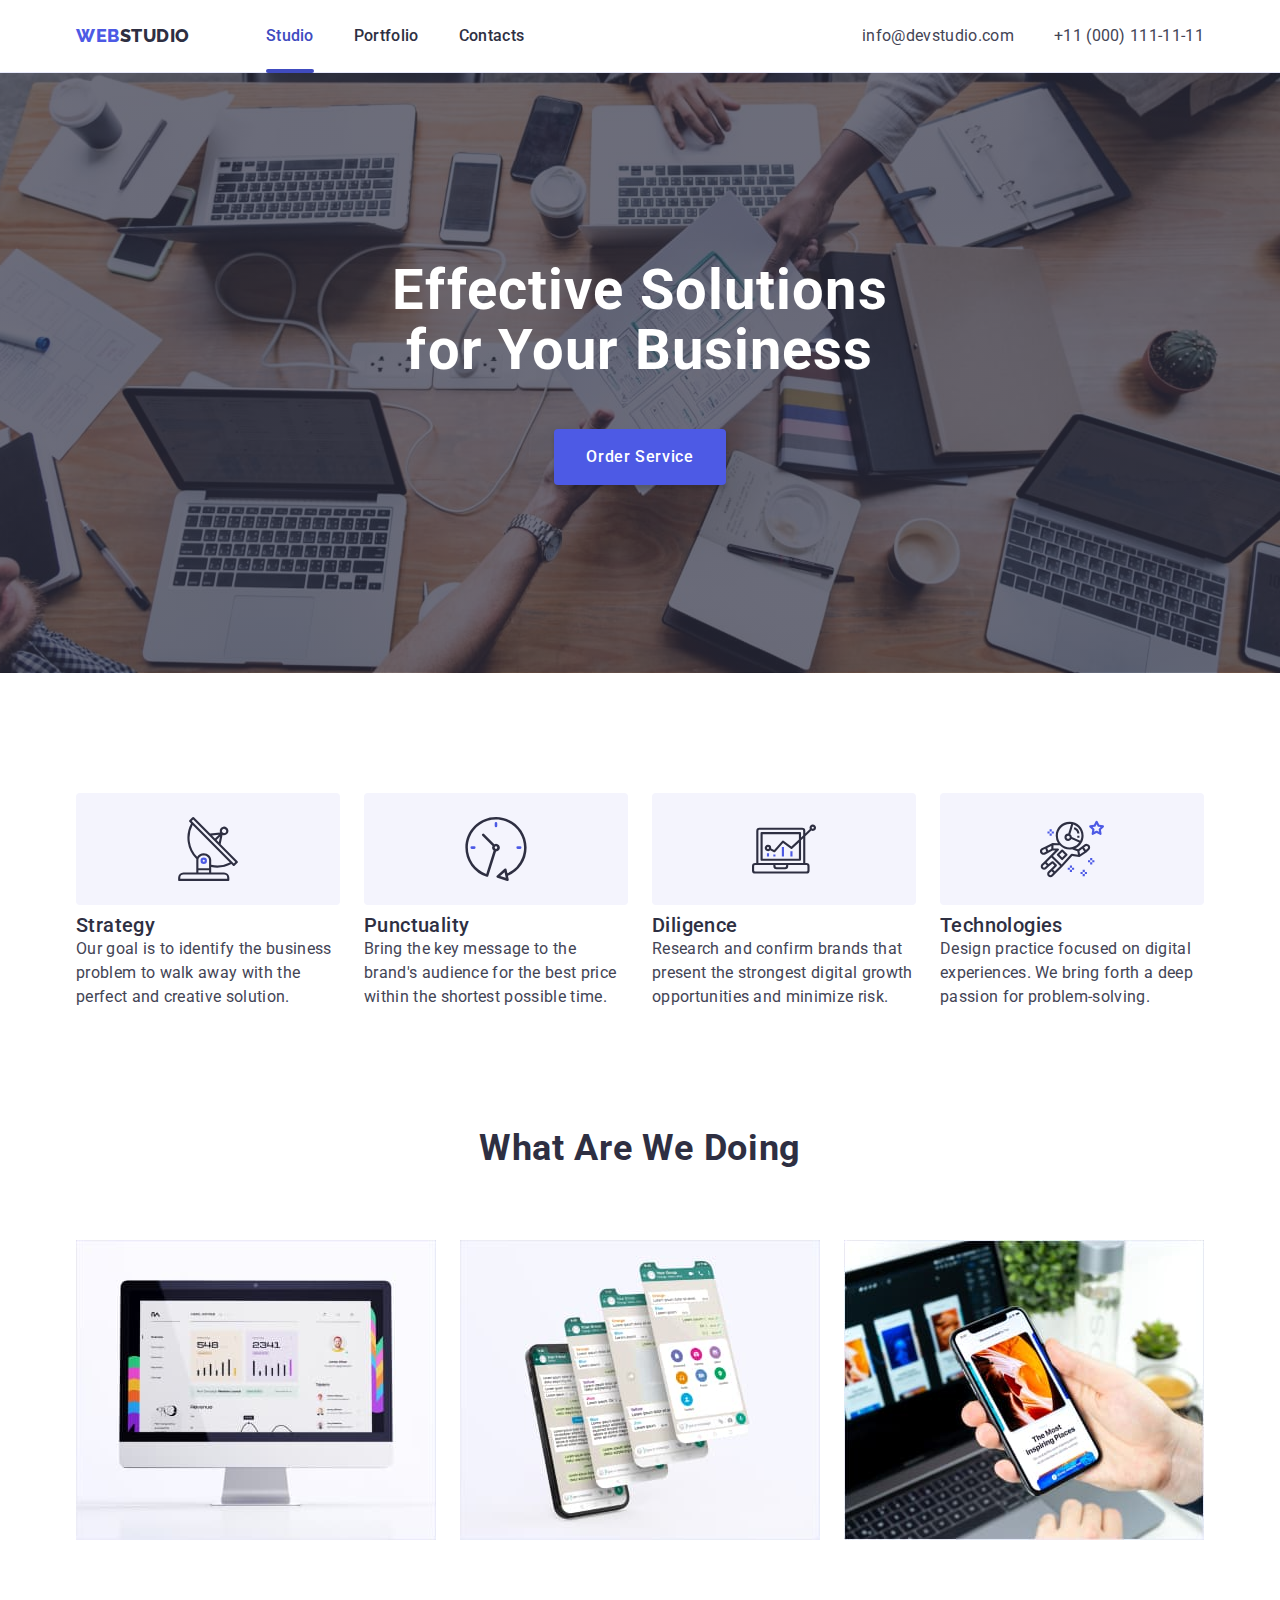
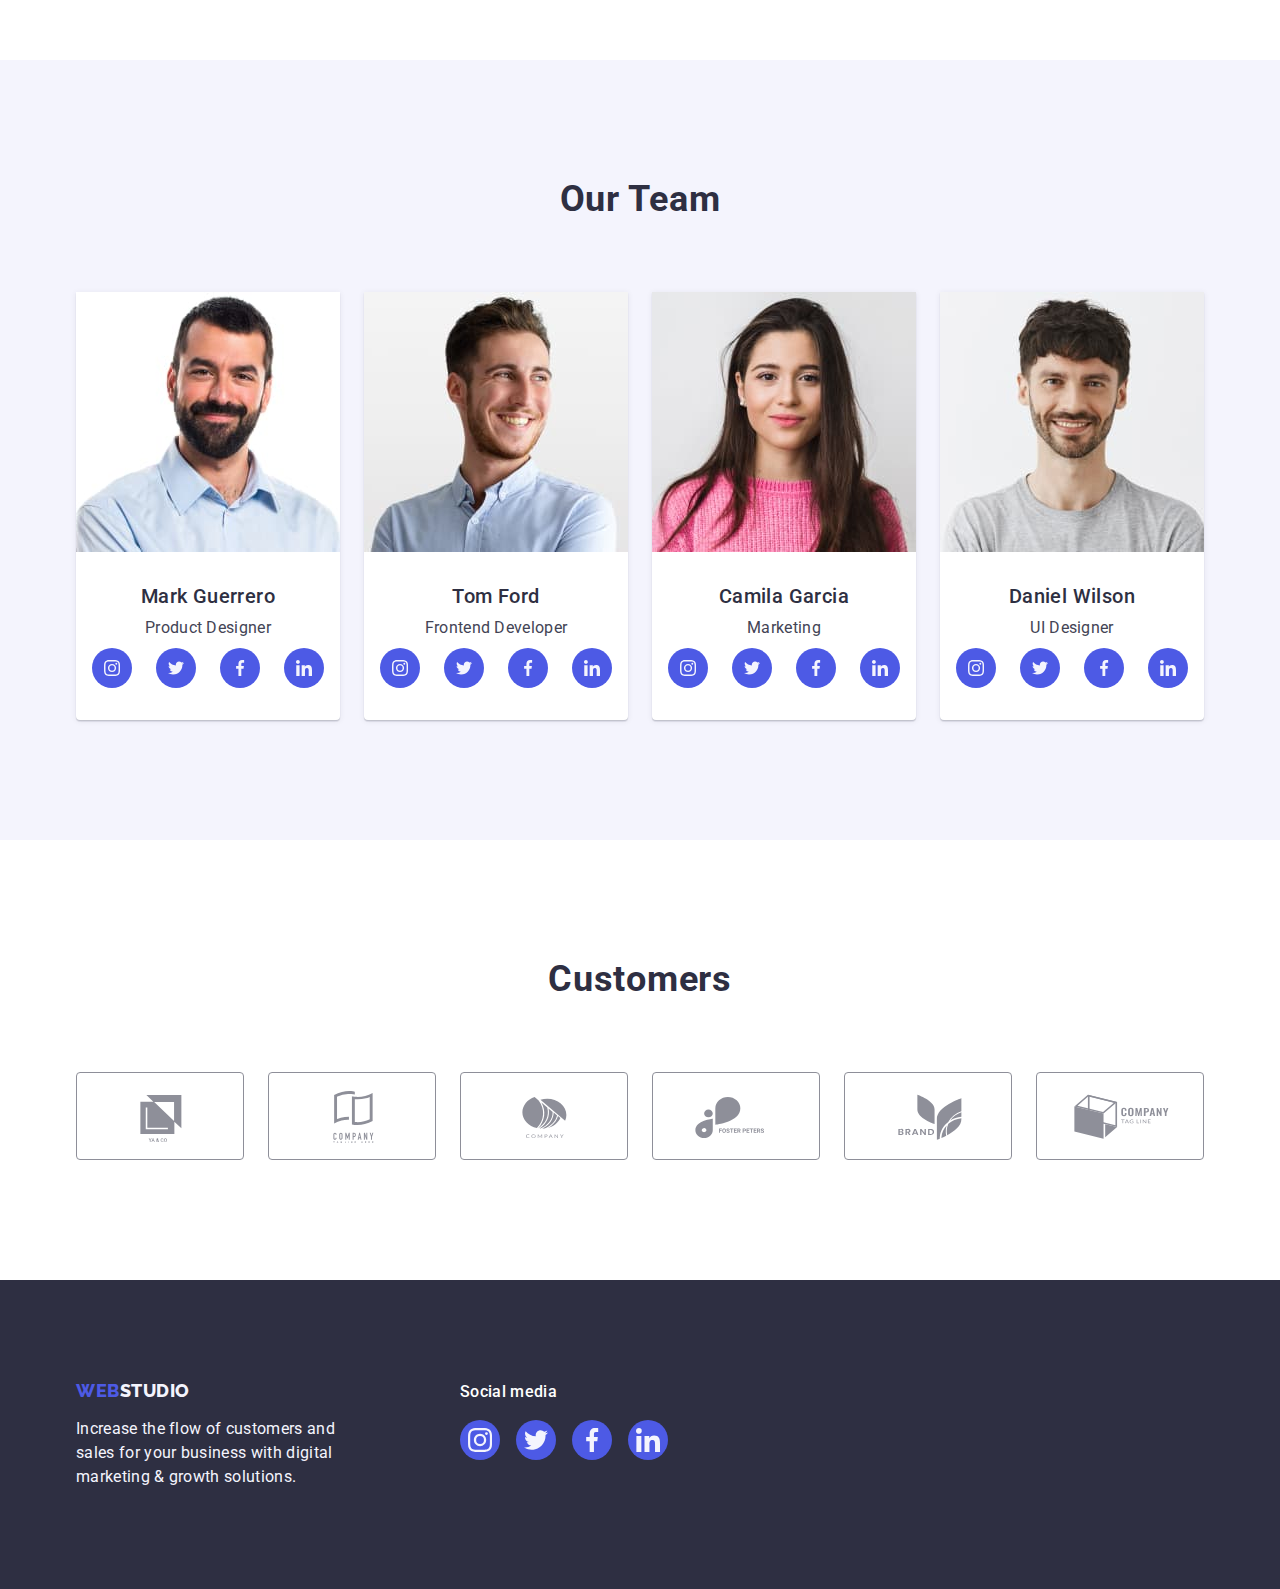
<file: index.html>
<!DOCTYPE html>
<html lang="en">
  <head>
    <meta charset="UTF-8" />
    <meta http-equiv="X-UA-Compatible" content="IE=edge" />
    <meta name="viewport" content="width=device-width, initial-scale=1.0" />
    <link
      rel="stylesheet"
      href="https://cdnjs.cloudflare.com/ajax/libs/modern-normalize/1.0.0/modern-normalize.min.css"
    />
    <link rel="stylesheet" href="./css/styles.css" />
    <link rel="preconnect" href="https://fonts.googleapis.com" />
    <link rel="preconnect" href="https://fonts.gstatic.com" crossorigin />
    <link
      href="https://fonts.googleapis.com/css2?family=Raleway:wght@800&family=Roboto:wght@400;500;700&display=swap"
      rel="stylesheet"
    />
    <title>Document</title>
  </head>

  <body>
    <!-- Header-section -->

    <header class="header">
      <div class="header-items container">
        <nav class="header-nav">
          <a href="./index.html" class="logo link"
            >Web<span class="logo-studio">Studio</span>
          </a>
          <ul class="nav-list list">
            <li>
              <a href="./index.html" class="link nav-link active">Studio</a>
            </li>
            <li>
              <a href="./portfolio.html" class="link nav-link">Portfolio</a>
            </li>
            <li><a href="" class="link nav-link">Contacts</a></li>
          </ul>
        </nav>
        <address class="header-address">
          <ul class="address-list list">
            <li>
              <a href="mailto:info@devstudio.com" class="link address-link"
                >info@devstudio.com</a
              >
            </li>
            <li>
              <a href="tel:+110001111111" class="link address-link"
                >+11 (000) 111-11-11</a
              >
            </li>
          </ul>
        </address>
      </div>
    </header>
    <main>
      <!-- Hero -->

      <section class="hero">
        <div class="container">
          <h1 class="hero-title">Effective Solutions for Your Business</h1>
          <button type="button" class="hero-button" data-modal-open>
            Order Service
          </button>
        </div>
      </section>

      <!-- About-section -->

      <section class="about-section">
        <div class="container">
          <h2 class="visualy-hidden" hidden>About us</h2>
          <ul class="list about-section-list">
            <li class="about-section-paragraph">
              <div class="section-icon">
                <svg class="about-section-icon" width="64" height="64">
                  <use href="./images/icons.svg#icon-antenna"></use>
                </svg>
              </div>
              <h3 class="about-item-title">Strategy</h3>
              <p class="text">
                Our goal is to identify the business problem to walk away with
                the perfect and creative solution.
              </p>
            </li>
            <li class="about-section-paragraph">
              <div class="section-icon">
                <svg class="about-section-icon" width="64" height="64">
                  <use href="./images/icons.svg#icon-clock"></use>
                </svg>
              </div>
              <h3 class="about-item-title">Punctuality</h3>
              <p class="text">
                Bring the key message to the brand's audience for the best price
                within the shortest possible time.
              </p>
            </li>
            <li class="about-section-paragraph">
              <div class="section-icon">
                <svg class="about-section-icon" width="64" height="64">
                  <use href="./images/icons.svg#icon-diagram"></use>
                </svg>
              </div>
              <h3 class="about-item-title">Diligence</h3>
              <p class="text">
                Research and confirm brands that present the strongest digital
                growth opportunities and minimize risk.
              </p>
            </li>
            <li class="about-section-paragraph">
              <div class="section-icon">
                <svg class="about-section-icon" width="64" height="64">
                  <use href="./images/icons.svg#icon-astronaut"></use>
                </svg>
              </div>
              <h3 class="about-item-title">Technologies</h3>
              <p class="text">
                Design practice focused on digital experiences. We bring forth a
                deep passion for problem-solving.
              </p>
            </li>
          </ul>
        </div>
      </section>

      <!-- Portfolio -->

      <section class="portfolio-section">
        <div class="container">
          <h2 class="section-title">What are we doing</h2>
          <ul class="list portfolio-section-list">
            <li class="portfolio-section-card">
              <img
                src="./images/what-are-we-doing/img-1.jpg"
                alt="desktop"
                width="360"
                height="300"
              />
            </li>
            <li class="portfolio-section-card">
              <img
                src="./images/what-are-we-doing/img-2.jpg"
                alt="app-functions"
                width="360"
                height="300"
              />
            </li>
            <li class="portfolio-section-card">
              <img
                src="./images/what-are-we-doing/img-3.jpg"
                alt="optimization-of-the-web-version-for-the-phone-browser"
                width="360"
                height="300"
              />
            </li>
          </ul>
        </div>
      </section>

      <!-- Team-section -->

      <section class="team-section">
        <div class="container">
          <h2 class="section-title">Our Team</h2>
          <ul class="list team-section-list">
            <li class="team-item">
              <img
                src="./images/our-team/img-4.jpg"
                alt="product-designer"
                width="264"
                height="260"
              />
              <div class="team-member">
                <h3 class="team-card-title">Mark Guerrero</h3>
                <p class="text team-member-position">Product Designer</p>
                <ul class="socials list">
                  <li class="socials-item">
                    <a href="" class="socials-link" aria-label="icon-instagram">
                      <svg class="team-member-socials" width="16" height="16">
                        <use href="./images/icons.svg#icon-instagram"></use>
                      </svg>
                    </a>
                  </li>
                  <li class="socials-item">
                    <a href="" class="socials-link" aria-label="icon-twitter">
                      <svg class="team-member-socials" width="16" height="16">
                        <use href="./images/icons.svg#icon-twitter"></use>
                      </svg>
                    </a>
                  </li>
                  <li class="socials-item">
                    <a href="" class="socials-link" aria-label="icon-facebook">
                      <svg class="team-member-socials" width="16" height="16">
                        <use href="./images/icons.svg#icon-facebook"></use>
                      </svg>
                    </a>
                  </li>
                  <li class="socials-item">
                    <a href="" class="socials-link" aria-label="icon-linkedin">
                      <svg class="team-member-socials" width="16" height="16">
                        <use href="./images/icons.svg#icon-linkedin"></use>
                      </svg>
                    </a>
                  </li>
                </ul>
              </div>
            </li>
            <li class="team-item">
              <img
                src="./images/our-team/img-5.jpg"
                alt="tom-ford"
                width="264"
                height="260"
              />
              <div class="team-member">
                <h3 class="team-card-title">Tom Ford</h3>
                <p class="text team-member-position">Frontend Developer</p>
                <ul class="socials list">
                  <li class="socials-item">
                    <a href="" class="socials-link" aria-label="icon-instagram">
                      <svg class="team-member-socials" width="16" height="16">
                        <use href="./images/icons.svg#icon-instagram"></use>
                      </svg>
                    </a>
                  </li>
                  <li class="socials-item">
                    <a href="" class="socials-link" aria-label="icon-twitter">
                      <svg class="team-member-socials" width="16" height="16">
                        <use href="./images/icons.svg#icon-twitter"></use>
                      </svg>
                    </a>
                  </li>
                  <li class="socials-item">
                    <a href="" class="socials-link" aria-label="icon-facebook">
                      <svg class="team-member-socials" width="16" height="16">
                        <use href="./images/icons.svg#icon-facebook"></use>
                      </svg>
                    </a>
                  </li>
                  <li class="socials-item">
                    <a href="" class="socials-link" aria-label="icon-linkedin">
                      <svg class="team-member-socials" width="16" height="16">
                        <use href="./images/icons.svg#icon-linkedin"></use>
                      </svg>
                    </a>
                  </li>
                </ul>
              </div>
            </li>
            <li class="team-item">
              <img
                src="./images/our-team/img-6.jpg"
                alt="camila-garcia"
                width="264"
                height="260"
              />
              <div class="team-member">
                <h3 class="team-card-title">Camila Garcia</h3>
                <p class="text team-member-position">Marketing</p>
                <ul class="socials list">
                  <li class="socials-item">
                    <a href="" class="socials-link" aria-label="icon-instagram">
                      <svg class="team-member-socials" width="16" height="16">
                        <use href="./images/icons.svg#icon-instagram"></use>
                      </svg>
                    </a>
                  </li>
                  <li class="socials-item">
                    <a href="" class="socials-link" aria-label="icon-twitter">
                      <svg class="team-member-socials" width="16" height="16">
                        <use href="./images/icons.svg#icon-twitter"></use>
                      </svg>
                    </a>
                  </li>
                  <li class="socials-item">
                    <a href="" class="socials-link" aria-label="icon-facebook">
                      <svg class="team-member-socials" width="16" height="16">
                        <use href="./images/icons.svg#icon-facebook"></use>
                      </svg>
                    </a>
                  </li>
                  <li class="socials-item">
                    <a href="" class="socials-link" aria-label="icon-linkedin">
                      <svg class="team-member-socials" width="16" height="16">
                        <use href="./images/icons.svg#icon-linkedin"></use>
                      </svg>
                    </a>
                  </li>
                </ul>
              </div>
            </li>
            <li class="team-item">
              <img
                src="./images/our-team/img-7.jpg"
                alt="daniel-wilson"
                width="264"
                height="260"
              />
              <div class="team-member">
                <h3 class="team-card-title">Daniel Wilson</h3>
                <p class="text team-member-position">UI Designer</p>
                <ul class="socials list">
                  <li class="socials-item">
                    <a href="" class="socials-link" aria-label="icon-instagram">
                      <svg class="team-member-socials" width="16" height="16">
                        <use href="./images/icons.svg#icon-instagram"></use>
                      </svg>
                    </a>
                  </li>
                  <li class="socials-item">
                    <a href="" class="socials-link" aria-label="icon-twitter">
                      <svg class="team-member-socials" width="16" height="16">
                        <use href="./images/icons.svg#icon-twitter"></use>
                      </svg>
                    </a>
                  </li>
                  <li class="socials-item">
                    <a href="" class="socials-link" aria-label="icon-facebook">
                      <svg class="team-member-socials" width="16" height="16">
                        <use href="./images/icons.svg#icon-facebook"></use>
                      </svg>
                    </a>
                  </li>
                  <li class="socials-item">
                    <a href="" class="socials-link" aria-label="icon-linkedin">
                      <svg class="team-member-socials" width="16" height="16">
                        <use href="./images/icons.svg#icon-linkedin"></use>
                      </svg>
                    </a>
                  </li>
                </ul>
              </div>
            </li>
          </ul>
        </div>
      </section>

      <!-- Customers -->

      <section class="customers">
        <div class="container">
          <h2 class="section-title">Customers</h2>
          <ul class="customers-list list">
            <li class="customers-list-item">
              <a href="" class="customers-item-link">
                <svg class="customers-icon" width="104" height="56">
                  <use href="./images/icons.svg#icon-Logo-1"></use>
                </svg>
              </a>
            </li>
            <li class="customers-list-item">
              <a href="" class="customers-item-link">
                <svg class="customers-icon" width="104" height="56">
                  <use href="./images/icons.svg#icon-Logo-2"></use>
                </svg>
              </a>
            </li>
            <li class="customers-list-item">
              <a href="" class="customers-item-link">
                <svg class="customers-icon" width="104" height="56">
                  <use href="./images/icons.svg#icon-Logo-3"></use>
                </svg>
              </a>
            </li>
            <li class="customers-list-item">
              <a href="" class="customers-item-link">
                <svg class="customers-icon" width="104" height="56">
                  <use href="./images/icons.svg#icon-Logo-4"></use>
                </svg>
              </a>
            </li>
            <li class="customers-list-item">
              <a href="" class="customers-item-link">
                <svg class="customers-icon" width="104" height="56">
                  <use href="./images/icons.svg#icon-Logo-5"></use>
                </svg>
              </a>
            </li>
            <li class="customers-list-item">
              <a href="" class="customers-item-link">
                <svg class="customers-icon" width="104" height="56">
                  <use href="./images/icons.svg#icon-Logo-6"></use>
                </svg>
              </a>
            </li>
          </ul>
        </div>
      </section>
    </main>

    <!-- Footer -->

    <footer class="footer">
      <div class="footer-container container">
        <div class="footer-logo-text">
          <a href="./index.html" class="footer-logo link"
            >Web<span class="footer-logo-studio">Studio</span></a
          >
          <p class="text footer-text">
            Increase the flow of customers and sales for your business with
            digital marketing & growth solutions.
          </p>
        </div>

        <div class="footer-social-list">
          <p class="text footer-social-media-text">Social media</p>
          <ul class="footer-icons-list list">
            <li class="social-item">
              <a href="" class="footer-social-link">
                <svg class="footer-icons" width="24" height="24">
                  <use href="./images/icons.svg#icon-instagram"></use>
                </svg>
              </a>
            </li>
            <li class="social-item">
              <a href="" class="footer-social-link">
                <svg class="footer-icons" width="24" height="24">
                  <use href="./images/icons.svg#icon-twitter"></use>
                </svg>
              </a>
            </li>
            <li class="social-item">
              <a href="" class="footer-social-link">
                <svg class="footer-icons" width="24" height="24">
                  <use href="./images/icons.svg#icon-facebook"></use>
                </svg>
              </a>
            </li>
            <li class="social-item">
              <a href="" class="footer-social-link">
                <svg class="footer-icons" width="24" height="24">
                  <use href="./images/icons.svg#icon-linkedin"></use>
                </svg>
              </a>
            </li>
          </ul>
        </div>
      </div>
    </footer>

    <!-- Modal window -->
    <div class="backdrop is-hidden" data-modal>
      <div class="modal">
        <button type="button" class="modal-close-btn" data-modal-close>
          <svg class="modal-close-icon" width="8" height="8">
            <use href="./images/icons.svg#icon-modal-close-icon"></use>
          </svg>
        </button>
      </div>
    </div>
    <script src="./js/modal.js"></script>
  </body>
</html>
</file>
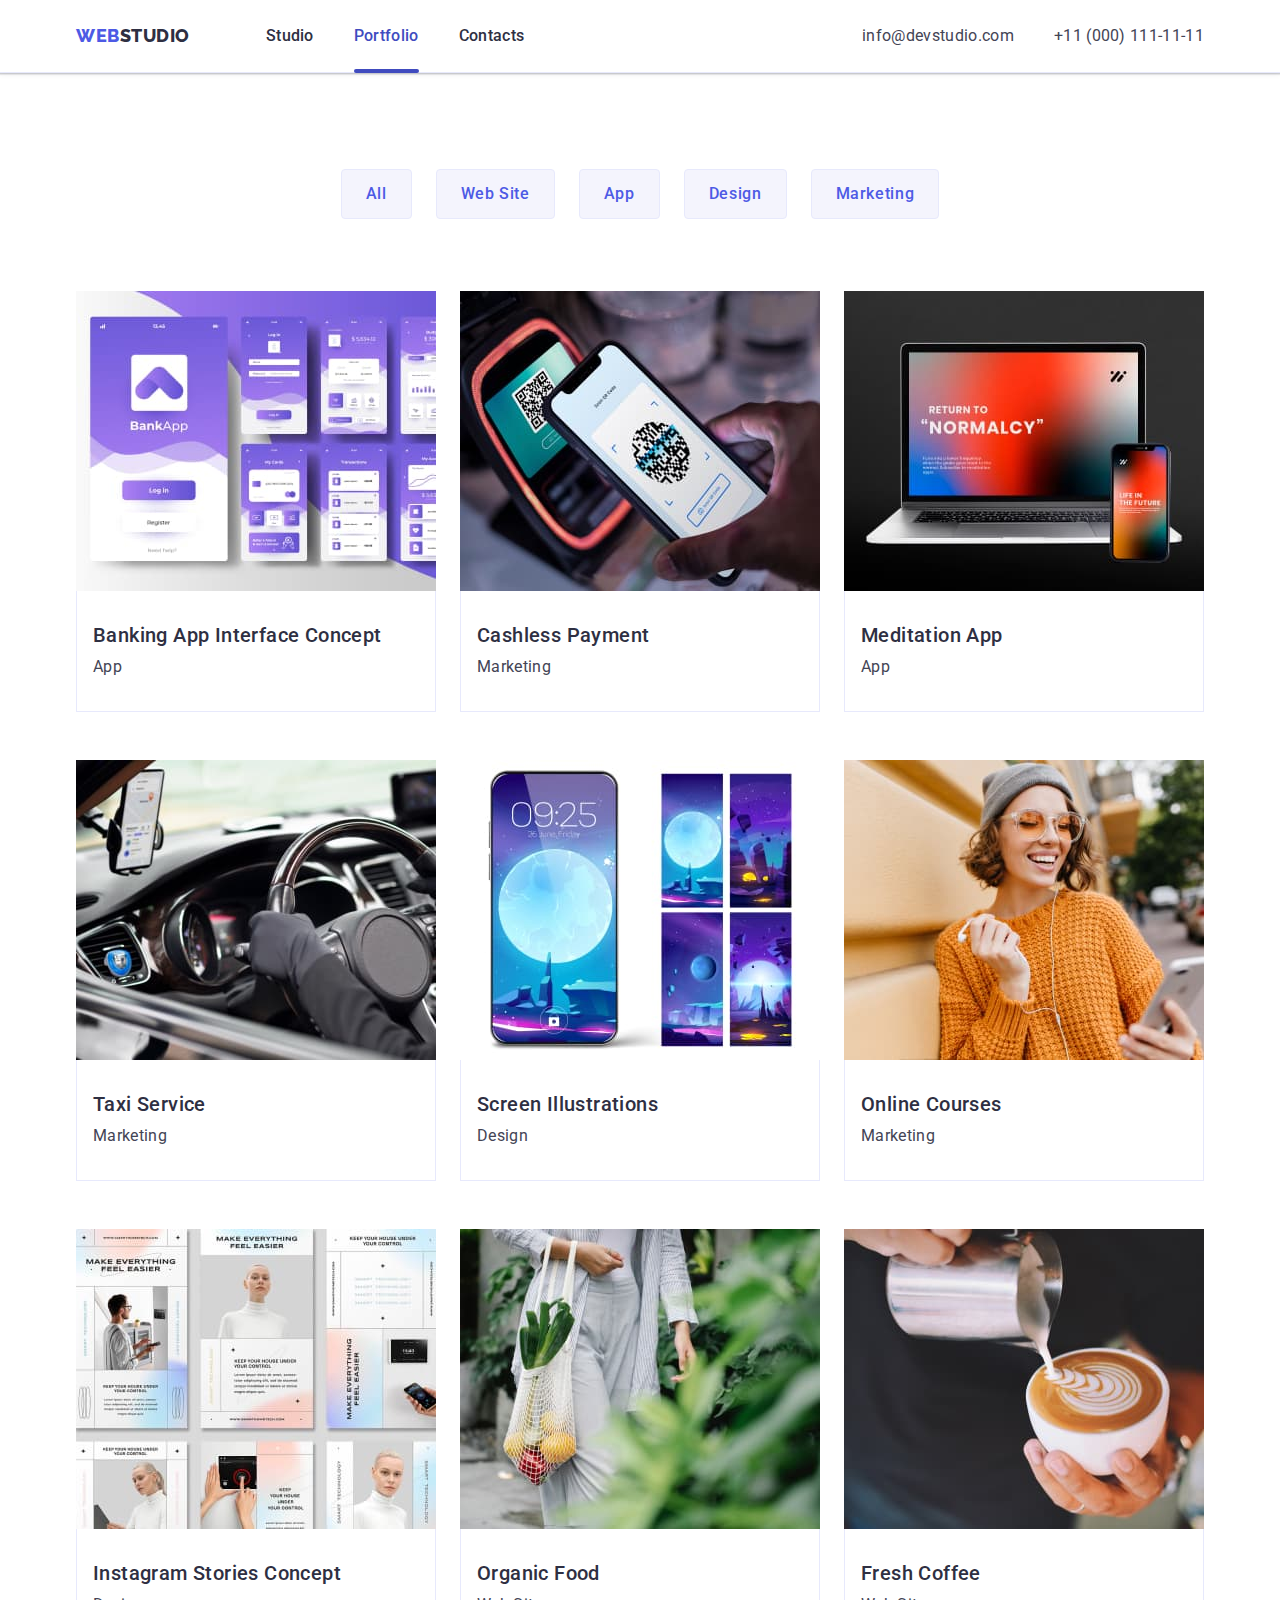
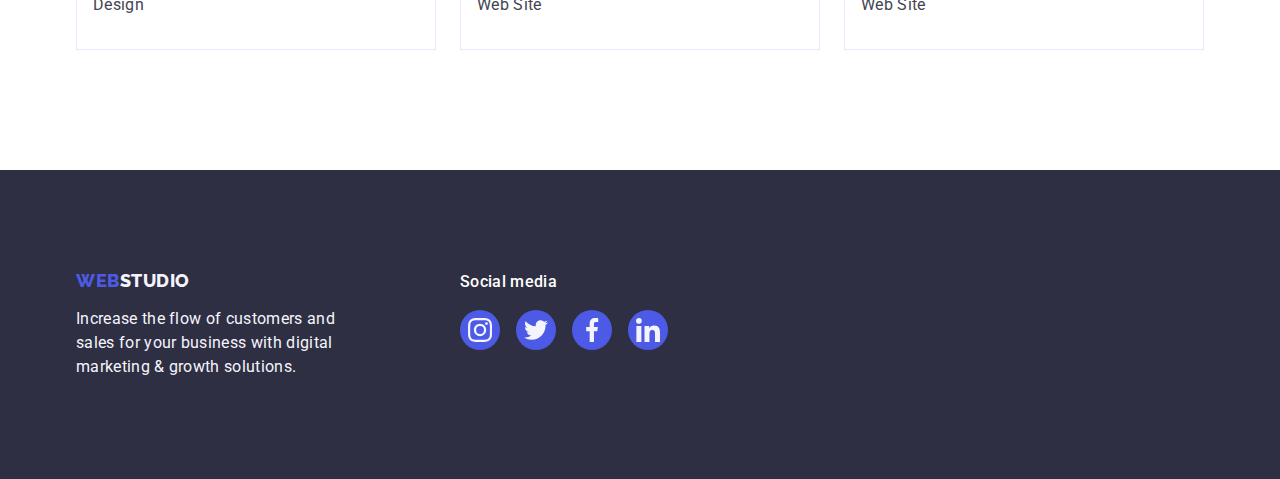
<file: portfolio.html>
<!DOCTYPE html>
<html lang="en">
  <head>
    <meta charset="UTF-8" />
    <meta http-equiv="X-UA-Compatible" content="IE=edge" />
    <meta name="viewport" content="width=device-width, initial-scale=1.0" />
    <link
      rel="stylesheet"
      href="https://cdnjs.cloudflare.com/ajax/libs/modern-normalize/1.0.0/modern-normalize.min.css"
    />
    <link rel="stylesheet" href="./css/styles.css" />
    <link rel="preconnect" href="https://fonts.googleapis.com" />
    <link rel="preconnect" href="https://fonts.gstatic.com" crossorigin />
    <link
      href="https://fonts.googleapis.com/css2?family=Raleway:wght@800&family=Roboto:wght@400;500;700;900&display=swap"
      rel="stylesheet"
    />
    <title>Document</title>
  </head>
  <body>
    <!-- Header-section -->

    <header class="header">
      <div class="header-items container">
        <nav class="header-nav">
          <a href="./index.html" class="logo link"
            >Web<span class="logo-studio">Studio</span>
          </a>
          <ul class="nav-list list">
            <li><a href="./index.html" class="link nav-link">Studio</a></li>
            <li>
              <a href="./portfolio.html" class="link nav-link active"
                >Portfolio</a
              >
            </li>
            <li><a href="" class="link nav-link">Contacts</a></li>
          </ul>
        </nav>
        <address class="header-address">
          <ul class="address-list list">
            <li>
              <a href="mailto:info@devstudio.com" class="link address-link"
                >info@devstudio.com</a
              >
            </li>
            <li>
              <a href="tel:+110001111111" class="link address-link"
                >+11 (000) 111-11-11</a
              >
            </li>
          </ul>
        </address>
      </div>
    </header>

    <main>
      <!-- Filter Buttons -->

      <section class="filter-button-section">
        <div class="container">
          <h1 hidden>Portfolio</h1>

          <ul class="list filter-button-list">
            <li><button type="button" class="filter-btn">All</button></li>
            <li>
              <button type="button" class="filter-btn">Web Site</button>
            </li>
            <li><button type="button" class="filter-btn">App</button></li>
            <li><button type="button" class="filter-btn">Design</button></li>
            <li>
              <button type="button" class="filter-btn">Marketing</button>
            </li>
          </ul>

          <ul class="list portfolio-card-list">
            <li class="portfolio-card-item">
              <a href="" class="link portfolio-link">
                <div class="portfolio-thumb">
                  <img
                    src="./images/row-1-pc-1-img-1.jpg"
                    alt="banking-app-interface-concept"
                    width="360"
                    height="300"
                  />
                  <!-- <div class="overlay"> -->
                  <p class="overlay-text">
                    14 Stylish and User-Friendly App Design Concepts · Task
                    Manager App · Calorie Tracker App · Exotic Fruit Ecommerce
                    App · Cloud Storage App
                  </p>
                  <!-- </div> -->
                </div>
                <div class="card-item-link">
                  <h2 class="portfolio-item-title">
                    Banking App Interface Concept
                  </h2>
                  <p class="text card-text">App</p>
                </div>
              </a>
            </li>

            <li class="portfolio-card-item">
              <a href="" class="link portfolio-link">
                <div class="portfolio-thumb">
                  <img
                    src="./images/row-1-pc-2-img-2.jpg"
                    alt="cachless-payment"
                    width="360"
                    height="300"
                  />
                  <!-- <div class="overlay"> -->
                  <p class="overlay-text">
                    14 Stylish and User-Friendly App Design Concepts · Task
                    Manager App · Calorie Tracker App · Exotic Fruit Ecommerce
                    App · Cloud Storage App
                  </p>
                  <!-- </div> -->
                </div>
                <div class="card-item-link">
                  <h2 class="portfolio-item-title">Cashless Payment</h2>
                  <p class="text card-text">Marketing</p>
                </div>
              </a>
            </li>
            <li class="portfolio-card-item">
              <a href="" class="link portfolio-link">
                <div class="portfolio-thumb">
                  <img
                    src="./images/row-1-pc-3-img-3.jpg"
                    alt="meditation-app"
                    width="360"
                    height="300"
                  />
                  <!-- <div class="overlay"> -->
                  <p class="overlay-text">
                    14 Stylish and User-Friendly App Design Concepts · Task
                    Manager App · Calorie Tracker App · Exotic Fruit Ecommerce
                    App · Cloud Storage App
                  </p>
                  <!-- </div> -->
                </div>
                <div class="card-item-link">
                  <h2 class="portfolio-item-title">Meditation App</h2>
                  <p class="text card-text">App</p>
                </div>
              </a>
            </li>
            <li class="portfolio-card-item">
              <a href="" class="link portfolio-link">
                <div class="portfolio-thumb">
                  <img
                    src="./images/row-2-pc-1-img-1.jpg"
                    alt="taxi-service"
                    width="360"
                    height="300"
                  />
                  <!-- <div class="overlay"> -->
                  <p class="overlay-text">
                    14 Stylish and User-Friendly App Design Concepts · Task
                    Manager App · Calorie Tracker App · Exotic Fruit Ecommerce
                    App · Cloud Storage App
                  </p>
                  <!-- </div> -->
                </div>
                <div class="card-item-link">
                  <h2 class="portfolio-item-title">Taxi Service</h2>
                  <p class="text card-text">Marketing</p>
                </div>
              </a>
            </li>
            <li class="portfolio-card-item">
              <a href="" class="link portfolio-link">
                <div class="portfolio-thumb">
                  <img
                    src="./images/row-2-pc-2-img-2.jpg"
                    alt="screen-illustrations"
                    width="360"
                    height="300"
                  />
                  <!-- <div class="overlay"> -->
                  <p class="overlay-text">
                    14 Stylish and User-Friendly App Design Concepts · Task
                    Manager App · Calorie Tracker App · Exotic Fruit Ecommerce
                    App · Cloud Storage App
                  </p>
                  <!-- </div> -->
                </div>
                <div class="card-item-link">
                  <h2 class="portfolio-item-title">Screen Illustrations</h2>
                  <p class="text card-text">Design</p>
                </div>
              </a>
            </li>
            <li class="portfolio-card-item">
              <a href="" class="link portfolio-link">
                <div class="portfolio-thumb">
                  <img
                    src="./images/row-2-pc-3-img-3.jpg"
                    alt="online-courses"
                    width="360"
                    height="300"
                  />
                  <!-- <div class="overlay"> -->
                  <p class="overlay-text">
                    14 Stylish and User-Friendly App Design Concepts · Task
                    Manager App · Calorie Tracker App · Exotic Fruit Ecommerce
                    App · Cloud Storage App
                  </p>
                  <!-- </div> -->
                </div>
                <div class="card-item-link">
                  <h2 class="portfolio-item-title">Online Courses</h2>
                  <p class="text card-text">Marketing</p>
                </div>
              </a>
            </li>
            <li class="portfolio-card-item">
              <a href="" class="link portfolio-link">
                <div class="portfolio-thumb">
                  <img
                    src="./images/row-3-pc-1-img-1.jpg"
                    alt="instagram-stories-concept"
                    width="360"
                    height="300"
                  />
                  <!-- <div class="overlay"> -->
                  <p class="overlay-text">
                    14 Stylish and User-Friendly App Design Concepts · Task
                    Manager App · Calorie Tracker App · Exotic Fruit Ecommerce
                    App · Cloud Storage App
                  </p>
                  <!-- </div> -->
                </div>
                <div class="card-item-link">
                  <h2 class="portfolio-item-title">
                    Instagram Stories Concept
                  </h2>
                  <p class="text card-text">Design</p>
                </div>
              </a>
            </li>
            <li class="portfolio-card-item">
              <a href="" class="link portfolio-link">
                <div class="portfolio-thumb">
                  <img
                    src="./images/row-3-pc-2-img-2.jpg"
                    alt="organic-food"
                    width="360"
                    height="300"
                  />
                  <!-- <div class="overlay"> -->
                  <p class="overlay-text">
                    14 Stylish and User-Friendly App Design Concepts · Task
                    Manager App · Calorie Tracker App · Exotic Fruit Ecommerce
                    App · Cloud Storage App
                  </p>
                  <!-- </div> -->
                </div>
                <div class="card-item-link">
                  <h2 class="portfolio-item-title">Organic Food</h2>
                  <p class="text card-text">Web Site</p>
                </div>
              </a>
            </li>
            <li class="portfolio-card-item">
              <a href="" class="link portfolio-link">
                <div class="portfolio-thumb">
                  <img
                    src="./images/row-3-pc-3-img-3.jpg"
                    alt="fresh-coffee"
                    width="360"
                    height="300"
                  />
                  <!-- <div class="overlay"> -->
                  <p class="overlay-text">
                    14 Stylish and User-Friendly App Design Concepts · Task
                    Manager App · Calorie Tracker App · Exotic Fruit Ecommerce
                    App · Cloud Storage App
                  </p>
                  <!-- </div> -->
                </div>
                <div class="card-item-link">
                  <h2 class="portfolio-item-title">Fresh Coffee</h2>
                  <p class="text card-text">Web Site</p>
                </div>
              </a>
            </li>
          </ul>
        </div>
      </section>
    </main>

    <!-- Footer -->

    <footer class="footer">
      <div class="footer-container container">
        <div class="footer-logo-text">
          <a href="./index.html" class="footer-logo link"
            >Web<span class="footer-logo-studio">Studio</span></a
          >
          <p class="text footer-text">
            Increase the flow of customers and sales for your business with
            digital marketing & growth solutions.
          </p>
        </div>

        <div class="footer-social-list">
          <p class="text footer-social-media-text">Social media</p>
          <ul class="footer-icons-list list">
            <li class="social-item">
              <a href="" class="footer-social-link">
                <svg class="footer-icons" width="24" height="24">
                  <use href="./images/icons.svg#icon-instagram"></use>
                </svg>
              </a>
            </li>
            <li class="social-item">
              <a href="" class="footer-social-link">
                <svg class="footer-icons" width="24" height="24">
                  <use href="./images/icons.svg#icon-twitter"></use>
                </svg>
              </a>
            </li>
            <li class="social-item">
              <a href="" class="footer-social-link">
                <svg class="footer-icons" width="24" height="24">
                  <use href="./images/icons.svg#icon-facebook"></use>
                </svg>
              </a>
            </li>
            <li class="social-item">
              <a href="" class="footer-social-link">
                <svg class="footer-icons" width="24" height="24">
                  <use href="./images/icons.svg#icon-linkedin"></use>
                </svg>
              </a>
            </li>
          </ul>
        </div>
      </div>
    </footer>
  </body>
</html>
</file>
<file: css/styles.css>
*,
*::before,
*::after {
  box-sizing: border-box;
}

:root {
  /* Colors */

  --button-bgc: #4d5ae5;
  --accent-color: #404bbf;
  --dark-color: #2e2f42;
  --text-color: #434455;
  --frame-icon-color: #8e8f99;
  --white-color: #ffffff;
  --light-bgc: #f4f4fd;
  --hairlines: #e7e9fc;
  --modal-bgc: #fcfcfc;
  --green: #31d0aa;

  /* Other */

  --modal-idx: 100;
}

body {
  font-family: "Roboto", sans-serif;
  background-color: var(--white-color);
  color: var(--text-color);
}

h1,
h2,
h3,
p {
  margin: 0;
}
.link {
  text-decoration: none;
}

.list {
  list-style: none;
  padding: 0;
  margin: 0;
}

.text {
  font-size: 16px;
  line-height: 1.5;
  letter-spacing: 0.02em;
  color: var(--text-color);
  margin: 0;
}

.section-title {
  font-weight: 700;
  font-size: 36px;
  line-height: 1.1;
  text-align: center;
  letter-spacing: 0.02em;
  text-transform: capitalize;
  color: var(--dark-color);
  margin-bottom: 72px;
}

img {
  display: block;
  max-width: 100%;
  height: auto;
}

/* HEADER */

.header {
  border-bottom: 1px solid;
  border-bottom-color: var(--hairlines);
  box-shadow: 0px 2px 1px rgba(46, 47, 66, 0.08),
    0px 1px 1px rgba(46, 47, 66, 0.16), 0px 1px 6px rgba(46, 47, 66, 0.08);
}

.header-items {
  display: flex;
  align-items: center;
}

.container {
  width: 1158px;
  margin: 0 auto;
  padding: 0 15px;
}

.header-nav {
  display: flex;
  align-items: center;
}

.logo {
  display: flex;
  font-family: "Raleway", sans-serif;
  font-weight: 800;
  font-size: 18px;
  line-height: 1.17;
  letter-spacing: 0.03em;
  text-transform: uppercase;
  color: var(--button-bgc);
  align-items: center;
  margin-right: 76px;
}

.logo-studio {
  color: var(--dark-color);
}

.nav-list {
  display: flex;
  gap: 40px;
  align-items: center;
}

.nav-link {
  display: block;
  position: relative;
  font-weight: 500;
  font-size: 16px;
  line-height: 1.5;
  color: var(--dark-color);
  letter-spacing: 0.02em;
  padding: 24px 0;

  transition: color 250ms cubic-bezier(0.4, 0, 0.2, 1);
}

.nav-link.active {
  color: var(--accent-color);
}
.nav-link:hover,
.nav-link:focus,
.address-link:hover,
.address-link:focus {
  color: var(--accent-color);
}

.nav-link::after {
  display: block;
  position: absolute;
  content: "";
  bottom: -1px;
  left: 0;
  width: 100%;
  height: 4px;
  border-radius: 2px;
}

.nav-link.active::after {
  content: "";
  background-color: var(--accent-color);
}

.header-address {
  display: flex;
  font-style: normal;
  margin-left: auto;
}

.address-list {
  display: flex;
  gap: 40px;
}

.address-link {
  font-size: 16px;
  line-height: 1.5;
  letter-spacing: 0.02em;
  color: var(--text-color);
  transition: color 250ms cubic-bezier(0.4, 0, 0.2, 1);
}

.address-link:hover,
.address-link:focus {
  color: var(--accent-color);
}

/* HERO SECTION */

.hero {
  max-width: 1440px;

  background-color: var(--dark-color);
  margin: 0 auto;
  padding: 188px 0;
  background: linear-gradient(rgba(46, 47, 66, 0.7), rgba(46, 47, 66, 0.7)),
    url(../images/background-image-hero/bgi-image-hero.jpg);
  background-repeat: no-repeat;
  background-position: center;
  background-size: cover;
}

.hero-title {
  font-weight: 700;
  font-size: 56px;
  line-height: 1.07;
  max-width: 496px;
  text-align: center;
  letter-spacing: 0.02em;
  color: var(--white-color);
  margin: 0 auto;
}

.hero-button {
  display: block;
  min-width: 169px;
  height: 56px;
  background-color: var(--button-bgc);
  color: var(--white-color);
  font-family: inherit;
  font-weight: 500;
  font-size: 16px;
  line-height: 1.5;
  letter-spacing: 0.04em;
  cursor: pointer;
  box-shadow: 0px 4px 4px rgba(0, 0, 0, 0.15);
  border-radius: 4px;
  border: none;
  padding: 16px 32px;
  margin: 48px auto 0;

  transition: background-color 250ms cubic-bezier(0.4, 0, 0.2, 1);
}

.hero-button:hover,
.hero-button:focus {
  background-color: var(--accent-color);
}

/* ABOUT SECTION */

.about-section {
  min-width: 1128px;
  padding: 120px 0;
}

.about-section-list {
  display: flex;
  gap: 24px;
}

.about-section-paragraph {
  flex-basis: calc((100% - 72px) / 4);
}

.section-icon {
  display: flex;
  justify-content: center;
  align-items: center;
  background-color: var(--light-bgc);
  border-radius: 4px;
  width: 264px;
  height: 112px;
  margin-bottom: 8px;
}

.about-item-title {
  font-weight: 500;
  font-size: 20px;
  line-height: 1.2;
  letter-spacing: 0.02em;
  color: var(--dark-color);
}

/* PORTFOLIO SECTION */

.portfolio-section {
  padding-bottom: 120px;
}

.portfolio-section-list {
  display: flex;
  gap: 24px;
}

.portfolio-section-card {
  flex-basis: calc((100% - 48px) / 3);
}

/* TEAM SECTION */

.team-section {
  background-color: var(--light-bgc);
  padding: 120px 0;
}

.team-section-list {
  display: flex;
  gap: 24px;
}

.team-item {
  flex-basis: calc((100% - 3 * 24px) / 4);
  text-align: center;
  background-color: var(--white-color);
  box-shadow: 0px 1px 6px rgba(46, 47, 66, 0.08),
    0px 1px 1px rgba(46, 47, 66, 0.16), 0px 2px 1px rgba(46, 47, 66, 0.08);
  border-radius: 0px 0px 4px 4px;
}

.team-member {
  padding: 32px 0;
}

.team-card-title {
  font-weight: 500;
  font-size: 20px;
  line-height: 1.2;
  letter-spacing: 0.02em;
  color: var(--dark-color);
  text-align: center;
  margin-bottom: 8px;
}

.team-member-position {
  text-align: center;
  margin-bottom: 8px;
}

.socials {
  display: flex;
  justify-content: center;
  align-items: center;
  gap: 24px;
}

.socials-link {
  display: flex;
  justify-content: center;
  align-items: center;
  width: 40px;
  height: 40px;
  border-radius: 50%;
  background-color: var(--button-bgc);
  fill: var(--light-bgc);

  transition: background-color 250ms cubic-bezier(0.4, 0, 0.2, 1);
}

.socials-link:hover,
.socials-link:focus {
  background-color: var(--accent-color);
}

.customers {
  padding: 120px 0;
}

.customers-list {
  display: flex;
  justify-content: center;
  align-items: center;
  gap: 24px;
}

.customers-list-item {
  width: calc((100% - 120px) / 6);
  height: 88px;
}

.customers-item-link {
  display: flex;
  justify-content: center;
  align-items: center;
  border: 1px solid var(--frame-icon-color);
  border-radius: 4px;
  color: var(--frame-icon-color);
  width: 100%;
  height: 100%;

  transition: border-color 250ms cubic-bezier(0.4, 0, 0.2, 1),
    color 250ms cubic-bezier(0.4, 0, 0.2, 1);
}

.customers-item-link:hover,
.customers-item-link:focus {
  color: var(--accent-color);
  border-color: var(--accent-color);
}

.customers-icon {
  fill: currentColor;
}

/* FOOTER */

.footer {
  background-color: var(--dark-color);
  padding-top: 100px;
  padding-bottom: 100px;
}

.footer-container {
  display: flex;
  align-items: baseline;
}

.footer-logo-text {
  display: block;
  margin-right: 120px;
}

.footer-logo {
  display: inline-block;
  font-family: "Raleway", sans-serif;
  font-weight: 800;
  font-size: 18px;
  line-height: 1.17;
  letter-spacing: 0.03em;
  text-transform: uppercase;
  color: var(--button-bgc);
  margin-bottom: 16px;
}

.footer-logo-studio {
  color: var(--light-bgc);
}

.footer-text {
  max-width: 264px;
  color: var(--light-bgc);
}

.footer-social-media-text {
  font-weight: 500;
  font-size: 16px;
  line-height: 1.5;
  letter-spacing: 0.02em;
  color: var(--white-color);
  margin-bottom: 16px;
}

.footer-social-list {
  width: 208px;
}

.footer-icons-list {
  display: flex;
  gap: 16px;
  align-items: center;
}

.footer-social-link {
  display: flex;
  justify-content: center;
  align-items: center;
  width: 40px;
  height: 40px;
  border-radius: 50%;
  background-color: var(--button-bgc);

  transition: background-color 250ms cubic-bezier(0.4, 0, 0.2, 1);
}

.footer-social-link:hover,
.footer-social-link:focus {
  background-color: var(--green);
}

.footer-icons {
  fill: var(--light-bgc);
}

/* PORTFOLIO PAGE */

.filter-button-section {
  padding: 96px 0 120px;
}

.filter-button-list {
  display: flex;
  justify-content: center;
  gap: 24px;
  margin-bottom: 72px;
}

.filter-btn {
  padding: 12px 24px;
  background-color: var(--light-bgc);
  border: 1px solid var(--hairlines);
  border-radius: 4px;
  font-family: inherit;
  font-weight: 500;
  font-size: 16px;
  line-height: 1.5;
  letter-spacing: 0.04em;
  color: var(--button-bgc);
  cursor: pointer;
  justify-content: center;

  transition: color 250ms cubic-bezier(0.4, 0, 0.2, 1),
    background-color 250ms cubic-bezier(0.4, 0, 0.2, 1),
    border-color 250ms cubic-bezier(0.4, 0, 0.2, 1),
    box-shadow 250ms cubic-bezier(0.4, 0, 0.2, 1);
}

.filter-btn:hover,
.filter-btn:focus {
  background-color: var(--accent-color);
  box-shadow: 0px 3px 1px rgba(0, 0, 0, 0.1), 0px 2px 1px rgba(0, 0, 0, 0.08),
    0px 2px 2px rgba(0, 0, 0, 0.12);
  border-color: transparent;
  color: var(--white-color);
}

.portfolio-card-list {
  display: flex;
  flex-wrap: wrap;
  column-gap: 24px;
  row-gap: 48px;
}

.portfolio-card-item {
  width: calc((100% - 48px) / 3);
}

.portfolio-link {
  display: block;

  transition: box-shadow 250ms cubic-bezier(0.4, 0, 0.2, 1);
}

.portfolio-link:hover,
.portfolio-link:focus {
  box-shadow: 0px 1px 6px rgba(46, 47, 66, 0.08),
    0px 1px 1px rgba(46, 47, 66, 0.16), 0px 2px 1px rgba(46, 47, 66, 0.08);
}

.portfolio-thumb {
  position: relative;
  overflow: hidden;
}

/* Overlay (для автоперевірки приберу div "overlay")*/

.overlay-text {
  position: absolute;
  top: 0;
  left: 0;
  font-size: 16px;
  line-height: 1.5;
  letter-spacing: 0.02em;
  color: var(--light-bgc);
  padding: 40px 32px;
  transform: translateY(100%);

  color: var(--light-bgc);
  background-color: var(--button-bgc);
  width: 100%;
  height: 100%;

  transition: transform 250ms cubic-bezier(0.4, 0, 0.2, 1);
}

.portfolio-link:hover .overlay-text,
.portfolio-link:focus .overlay-text {
  transform: translateY(0%);
}

.card-item-link {
  padding: 32px 16px;
  border: 1px solid var(--hairlines);
  border-top: none;
}

.portfolio-item-title {
  font-weight: 500;
  font-size: 20px;
  line-height: 1.2;
  letter-spacing: 0.02em;
  color: var(--dark-color);
  margin-bottom: 8px;
}

/* Modal window */

.backdrop {
  position: fixed;
  z-index: var(--modal-idx);
  top: 0;
  left: 0;
  width: 100%;
  height: 100%;
  background-color: rgba(46, 47, 66, 0.4);

  transition: opacity 250ms cubic-bezier(0.4, 0, 0.2, 1),
    visibility 250ms cubic-bezier(0.4, 0, 0.2, 1);
}

.backdrop.is-hidden {
  opacity: 0;
  visibility: hidden;
  pointer-events: none;
}

.modal {
  position: absolute;
  top: calc(50%);
  left: calc(50%);
  transform: translate(-50%, -50%) scale(1);
  width: 408px;
  min-height: 576px;
  background-color: var(--modal-bgc);
  box-shadow: 0px 1px 1px rgba(0, 0, 0, 0.14), 0px 1px 3px rgba(0, 0, 0, 0.12),
    0px 2px 1px rgba(0, 0, 0, 0.2);
  border-radius: 4px;

  transition: transform 250ms cubic-bezier(0.4, 0, 0.2, 1);
}

.backdrop.is-hidden .modal {
  opacity: 0;
  transform: translate(-50%, -50%);
  transition-delay: 0ms;
}

.modal-close-btn {
  position: absolute;
  display: flex;
  justify-content: center;
  align-items: center;
  padding: 0;
  width: 24px;
  height: 24px;
  border-radius: 50%;
  color: var(--dark-color);
  background-color: var(--hairlines);
  border: 1px solid rgba(0, 0, 0, 0.1);
  top: 24px;
  right: 24px;
  cursor: pointer;

  transition: background-color 250ms cubic-bezier(0.4, 0, 0.2, 1),
    border 250ms cubic-bezier(0.4, 0, 0.2, 1);
}

.modal-close-btn:hover,
.modal-close-btn:focus {
  fill: var(--white-color);
  background-color: var(--accent-color);
  border: none;
}

.modal-close-icon {
  transition: fill 250ms cubic-bezier(0.4, 0, 0.2, 1);
}
</file>
